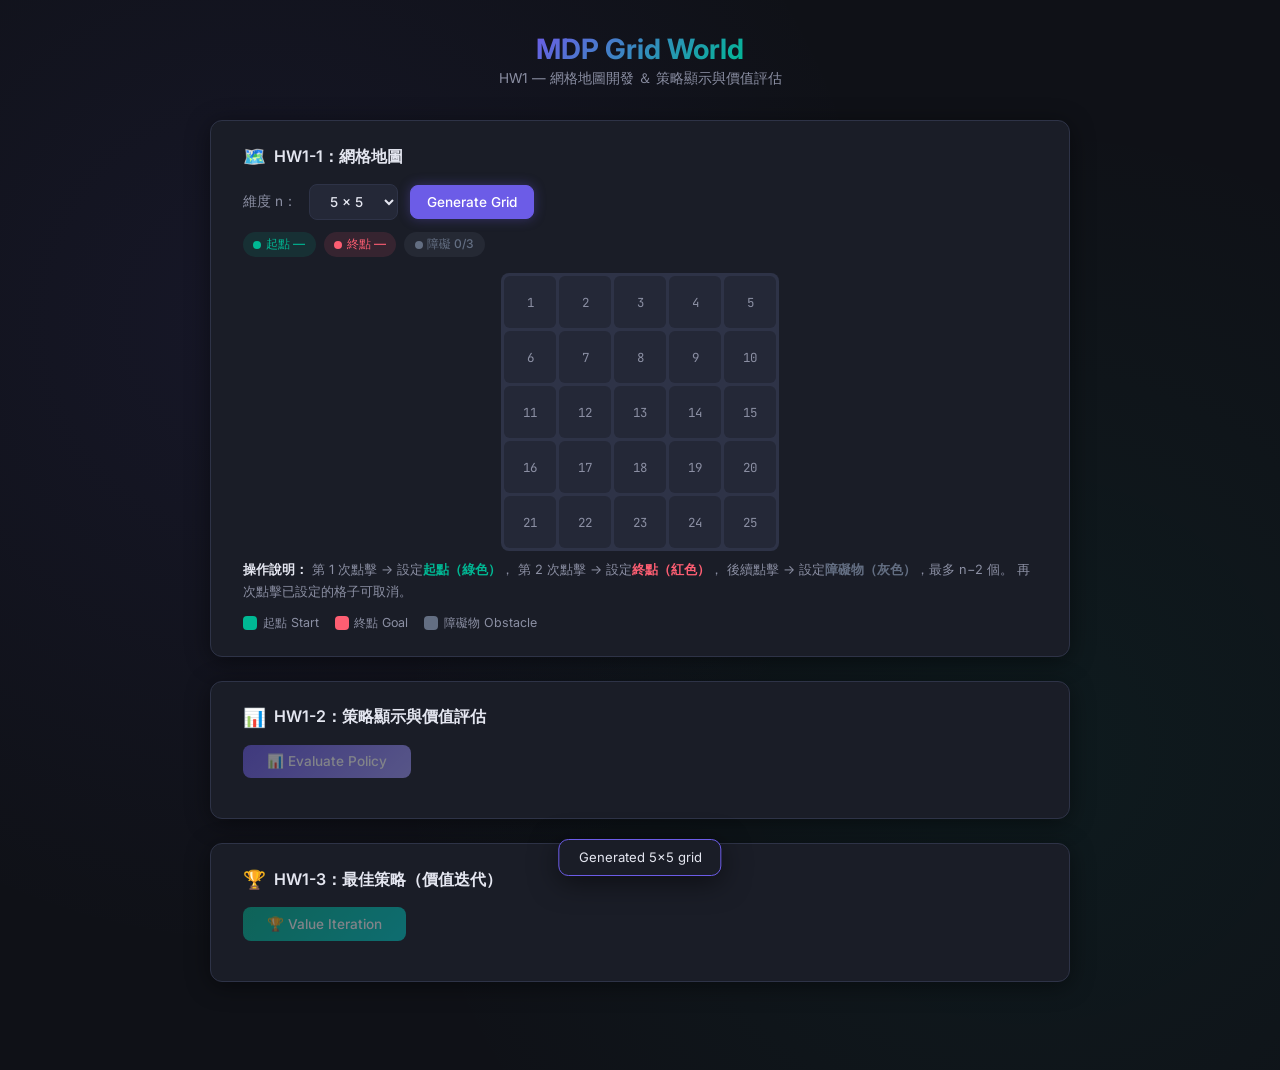
<file: index.html>
<!DOCTYPE html>
<html lang="zh-TW">

<head>
    <meta charset="UTF-8">
    <meta name="viewport" content="width=device-width, initial-scale=1.0">
    <meta name="description" content="MDP Grid World — HW1: 網格地圖開發與策略評估">
    <title>HW1 — MDP Grid World</title>
    <link rel="preconnect" href="https://fonts.googleapis.com">
    <link rel="preconnect" href="https://fonts.gstatic.com" crossorigin>
    <link
        href="https://fonts.googleapis.com/css2?family=Inter:wght@400;500;600;700&family=JetBrains+Mono:wght@400;500&display=swap"
        rel="stylesheet">
    <style>
        /* ══════════════════════════════════════════════════════════════════════════
   HW1 – Grid World  |  Modern Dark Theme (Inline for GitHub Pages)
   ══════════════════════════════════════════════════════════════════════════ */
        *,
        *::before,
        *::after {
            box-sizing: border-box;
            margin: 0;
            padding: 0
        }

        :root {
            --bg: #0f1117;
            --surface: #1a1d27;
            --surface-2: #242837;
            --border: #2e3347;
            --text: #e4e6f0;
            --text-dim: #8b8fa3;
            --accent: #6c5ce7;
            --accent-glow: rgba(108, 92, 231, .35);
            --green: #00b894;
            --green-glow: rgba(0, 184, 148, .30);
            --red: #fd5e72;
            --red-glow: rgba(253, 94, 114, .30);
            --gray: #636e82;
            --gray-glow: rgba(99, 110, 130, .25);
            --radius: 12px;
            --shadow: 0 4px 24px rgba(0, 0, 0, .45);
        }

        html {
            font-size: 16px
        }

        body {
            font-family: 'Inter', system-ui, sans-serif;
            background: var(--bg);
            color: var(--text);
            min-height: 100vh;
            display: flex;
            flex-direction: column;
            align-items: center;
            padding: 2rem 1rem 4rem;
            background-image: radial-gradient(circle at 20% 30%, rgba(108, 92, 231, .08) 0%, transparent 50%),
                radial-gradient(circle at 80% 70%, rgba(0, 184, 148, .06) 0%, transparent 50%)
        }

        h1 {
            font-size: 1.75rem;
            font-weight: 700;
            background: linear-gradient(135deg, var(--accent), var(--green));
            -webkit-background-clip: text;
            -webkit-text-fill-color: transparent;
            margin-bottom: .25rem
        }

        .subtitle {
            color: var(--text-dim);
            font-size: .85rem;
            margin-bottom: 2rem
        }

        /* Card */
        .card {
            background: var(--surface);
            border: 1px solid var(--border);
            border-radius: var(--radius);
            padding: 1.5rem 2rem;
            box-shadow: var(--shadow);
            width: 100%;
            max-width: 860px;
            margin-bottom: 1.5rem;
            transition: border-color .3s
        }

        .card:hover {
            border-color: var(--accent)
        }

        .card-title {
            font-size: 1rem;
            font-weight: 600;
            margin-bottom: 1rem;
            display: flex;
            align-items: center;
            gap: .5rem
        }

        .card-title .icon {
            font-size: 1.15rem
        }

        /* Controls */
        .controls {
            display: flex;
            flex-wrap: wrap;
            align-items: center;
            gap: .75rem
        }

        .controls label {
            font-size: .85rem;
            color: var(--text-dim)
        }

        select,
        button {
            font-family: inherit;
            font-size: .85rem;
            font-weight: 500;
            border: 1px solid var(--border);
            border-radius: 8px;
            background: var(--surface-2);
            color: var(--text);
            padding: .5rem 1rem;
            cursor: pointer;
            transition: all .2s
        }

        select:hover,
        button:hover {
            border-color: var(--accent)
        }

        .btn-primary {
            background: var(--accent);
            border-color: var(--accent);
            color: #fff;
            box-shadow: 0 0 12px var(--accent-glow)
        }

        .btn-primary:hover {
            background: #7c6cf0;
            box-shadow: 0 0 20px var(--accent-glow)
        }

        .btn-primary:active {
            transform: scale(.97)
        }

        .btn-evaluate {
            background: linear-gradient(135deg, var(--accent), #a29bfe);
            border: none;
            color: #fff;
            padding: .55rem 1.5rem;
            box-shadow: 0 0 16px var(--accent-glow)
        }

        .btn-evaluate:disabled {
            opacity: .45;
            cursor: not-allowed;
            box-shadow: none
        }

        /* Status bar */
        .status-bar {
            display: flex;
            flex-wrap: wrap;
            gap: .5rem;
            margin-top: .75rem
        }

        .status-tag {
            font-size: .75rem;
            font-weight: 500;
            padding: .25rem .65rem;
            border-radius: 20px;
            display: flex;
            align-items: center;
            gap: .3rem
        }

        .status-tag .dot {
            width: 8px;
            height: 8px;
            border-radius: 50%;
            display: inline-block
        }

        .tag-start {
            background: rgba(0, 184, 148, .12);
            color: var(--green)
        }

        .tag-start .dot {
            background: var(--green)
        }

        .tag-end {
            background: rgba(253, 94, 114, .12);
            color: var(--red)
        }

        .tag-end .dot {
            background: var(--red)
        }

        .tag-obs {
            background: rgba(99, 110, 130, .15);
            color: var(--gray)
        }

        .tag-obs .dot {
            background: var(--gray)
        }

        /* Grid Map */
        .grid-wrapper {
            display: flex;
            justify-content: center;
            margin-top: 1rem;
            margin-bottom: .5rem
        }

        .grid {
            display: inline-grid;
            gap: 3px;
            background: var(--border);
            padding: 3px;
            border-radius: 8px
        }

        .cell {
            width: 52px;
            height: 52px;
            background: var(--surface-2);
            border-radius: 6px;
            display: flex;
            align-items: center;
            justify-content: center;
            font-family: 'JetBrains Mono', monospace;
            font-size: .78rem;
            color: var(--text-dim);
            cursor: pointer;
            transition: all .15s;
            position: relative;
            user-select: none
        }

        .cell:hover {
            background: #2d3145;
            transform: scale(1.06);
            z-index: 2
        }

        .cell.start {
            background: var(--green);
            color: #fff;
            font-weight: 600;
            box-shadow: 0 0 14px var(--green-glow)
        }

        .cell.end {
            background: var(--red);
            color: #fff;
            font-weight: 600;
            box-shadow: 0 0 14px var(--red-glow)
        }

        .cell.obstacle {
            background: var(--gray);
            color: #d0d0d0;
            font-weight: 500;
            box-shadow: 0 0 10px var(--gray-glow)
        }

        .cell::after {
            content: '';
            position: absolute;
            inset: 0;
            border-radius: 6px;
            background: rgba(255, 255, 255, .15);
            opacity: 0;
            transition: opacity .3s
        }

        .cell:active::after {
            opacity: 1
        }

        /* Instructions */
        .instructions {
            font-size: .8rem;
            color: var(--text-dim);
            line-height: 1.7;
            margin-top: .5rem
        }

        .instructions strong {
            color: var(--text)
        }

        /* Result Matrices */
        .matrices {
            display: flex;
            flex-wrap: wrap;
            gap: 2rem;
            justify-content: center
        }

        .matrix-block {
            text-align: center
        }

        .matrix-label {
            font-size: .85rem;
            font-weight: 600;
            margin-bottom: .5rem;
            color: var(--text-dim);
            text-transform: uppercase;
            letter-spacing: .06em
        }

        .matrix-grid {
            display: inline-grid;
            gap: 2px;
            background: var(--border);
            padding: 2px;
            border-radius: 8px
        }

        .m-cell {
            width: 54px;
            height: 54px;
            background: var(--surface-2);
            border-radius: 5px;
            display: flex;
            align-items: center;
            justify-content: center;
            font-family: 'JetBrains Mono', monospace;
            font-size: .72rem;
            color: var(--text);
            position: relative;
            transition: background .2s
        }

        .m-cell.start {
            background: rgba(0, 184, 148, .18)
        }

        .m-cell.end {
            background: rgba(253, 94, 114, .18)
        }

        .m-cell.obstacle {
            background: rgba(99, 110, 130, .25);
            color: var(--text-dim)
        }

        .m-cell .arrow {
            font-size: 1.3rem;
            line-height: 1
        }

        .m-cell.on-path {
            background: rgba(0, 184, 148, .35);
            box-shadow: inset 0 0 12px rgba(0, 184, 148, .25)
        }

        .m-cell.on-path .arrow {
            color: #fff;
            font-weight: bold
        }

        .btn-vi {
            background: linear-gradient(135deg, #00b894, #00cec9);
            border: none;
            color: #fff;
            padding: .55rem 1.5rem;
            box-shadow: 0 0 16px var(--green-glow)
        }

        .btn-vi:disabled {
            opacity: .45;
            cursor: not-allowed;
            box-shadow: none
        }

        /* Legend */
        .legend {
            display: flex;
            gap: 1rem;
            flex-wrap: wrap;
            margin-top: .75rem;
            font-size: .78rem;
            color: var(--text-dim)
        }

        .legend-item {
            display: flex;
            align-items: center;
            gap: .35rem
        }

        .legend-swatch {
            width: 14px;
            height: 14px;
            border-radius: 4px
        }

        /* Toast */
        .toast {
            position: fixed;
            bottom: 1.5rem;
            left: 50%;
            transform: translateX(-50%);
            background: var(--surface);
            border: 1px solid var(--accent);
            padding: .6rem 1.2rem;
            border-radius: 10px;
            font-size: .82rem;
            color: var(--text);
            box-shadow: 0 6px 28px rgba(0, 0, 0, .5);
            opacity: 0;
            pointer-events: none;
            transition: opacity .35s, transform .35s
        }

        .toast.show {
            opacity: 1;
            pointer-events: auto;
            transform: translateX(-50%) translateY(0)
        }

        @media(max-width:600px) {
            .cell {
                width: 42px;
                height: 42px;
                font-size: .7rem
            }

            .m-cell {
                width: 44px;
                height: 44px;
                font-size: .65rem
            }

            .card {
                padding: 1rem 1.15rem
            }
        }
    </style>
</head>

<body>

    <h1>MDP Grid World</h1>
    <p class="subtitle">HW1 — 網格地圖開發 ＆ 策略顯示與價值評估</p>

    <!-- ─── Card 1: Grid Map (HW1-1) ─────────────────────────────────── -->
    <div class="card">
        <div class="card-title"><span class="icon">🗺️</span> HW1-1：網格地圖</div>

        <div class="controls">
            <label for="grid-size">維度 n：</label>
            <select id="grid-size">
                <option value="5" selected>5 × 5</option>
                <option value="6">6 × 6</option>
                <option value="7">7 × 7</option>
                <option value="8">8 × 8</option>
                <option value="9">9 × 9</option>
            </select>
            <button id="btn-generate" class="btn-primary">Generate Grid</button>
        </div>

        <div class="status-bar" id="status-bar"></div>

        <div class="grid-wrapper">
            <div class="grid" id="grid"></div>
        </div>

        <div class="instructions">
            <strong>操作說明：</strong>
            第 1 次點擊 → 設定<strong style="color:var(--green)">起點（綠色）</strong>，
            第 2 次點擊 → 設定<strong style="color:var(--red)">終點（紅色）</strong>，
            後續點擊 → 設定<strong style="color:var(--gray)">障礙物（灰色）</strong>，最多 n−2 個。
            再次點擊已設定的格子可取消。
        </div>

        <div class="legend">
            <span class="legend-item"><span class="legend-swatch" style="background:var(--green)"></span>起點 Start</span>
            <span class="legend-item"><span class="legend-swatch" style="background:var(--red)"></span>終點 Goal</span>
            <span class="legend-item"><span class="legend-swatch" style="background:var(--gray)"></span>障礙物
                Obstacle</span>
        </div>
    </div>

    <!-- ─── Card 2: Policy Evaluation (HW1-2) ────────────────────────── -->
    <div class="card">
        <div class="card-title"><span class="icon">📊</span> HW1-2：策略顯示與價值評估</div>

        <div class="controls">
            <button id="btn-evaluate" class="btn-evaluate" disabled>📊 Evaluate Policy</button>
        </div>

        <div id="result-area" style="margin-top:1rem;"></div>
    </div>

    <!-- ─── Card 3: Value Iteration (HW1-3) ────────────────────────── -->
    <div class="card">
        <div class="card-title"><span class="icon">🏆</span> HW1-3：最佳策略（價值迭代）</div>

        <div class="controls">
            <button id="btn-vi" class="btn-vi" disabled>🏆 Value Iteration</button>
        </div>

        <div id="vi-result-area" style="margin-top:1rem;"></div>
    </div>

    <!-- Toast -->
    <div class="toast" id="toast"></div>

    <script>
        /* ══════════════════════════════════════════════════════════════════════════
           HW1 – Grid World  |  Client-Side Logic (with Policy Evaluation in JS)
           ══════════════════════════════════════════════════════════════════════════ */

        // ── State ────────────────────────────────────────────────────────────────
        let gridSize = 5;
        let startCell = null;
        let endCell = null;
        let obstacles = [];
        let maxObstacles = 3;

        // ── Constants ────────────────────────────────────────────────────────────
        const ACTIONS = { up: [-1, 0], down: [1, 0], left: [0, -1], right: [0, 1] };
        const ACTION_NAMES = ['up', 'down', 'left', 'right'];
        const ARROW_MAP = { up: '↑', down: '↓', left: '←', right: '→' };
        const GAMMA = 0.9;
        const THETA = 1e-6;
        const REWARD_GOAL = 1.0;
        const REWARD_OBSTACLE = -1.0;
        const REWARD_STEP = -0.04;

        // ── DOM refs ─────────────────────────────────────────────────────────────
        const sizeSelect = document.getElementById('grid-size');
        const genBtn = document.getElementById('btn-generate');
        const evalBtn = document.getElementById('btn-evaluate');
        const viBtn = document.getElementById('btn-vi');
        const gridEl = document.getElementById('grid');
        const statusBar = document.getElementById('status-bar');
        const resultArea = document.getElementById('result-area');
        const viResultArea = document.getElementById('vi-result-area');
        const toastEl = document.getElementById('toast');

        // ── Helpers ──────────────────────────────────────────────────────────────
        function toast(msg) {
            toastEl.textContent = msg;
            toastEl.classList.add('show');
            setTimeout(() => toastEl.classList.remove('show'), 2200);
        }

        // ── Generate Grid ────────────────────────────────────────────────────────
        function generateGrid() {
            gridSize = parseInt(sizeSelect.value);
            maxObstacles = gridSize - 2;
            startCell = null; endCell = null; obstacles = [];
            resultArea.innerHTML = '';
            viResultArea.innerHTML = '';
            gridEl.style.gridTemplateColumns = `repeat(${gridSize}, 1fr)`;
            gridEl.innerHTML = '';

            for (let r = 0; r < gridSize; r++) {
                for (let c = 0; c < gridSize; c++) {
                    const cell = document.createElement('div');
                    cell.className = 'cell';
                    cell.dataset.r = r; cell.dataset.c = c;
                    cell.textContent = r * gridSize + c + 1;
                    cell.addEventListener('click', () => onCellClick(r, c, cell));
                    gridEl.appendChild(cell);
                }
            }
            updateStatus();
            evalBtn.disabled = true;
            viBtn.disabled = true;
            toast(`Generated ${gridSize}×${gridSize} grid`);
        }

        // ── Cell Click ───────────────────────────────────────────────────────────
        function onCellClick(r, c, el) {
            if (startCell && startCell.r === r && startCell.c === c) {
                startCell = null; el.classList.remove('start'); updateStatus(); return;
            }
            if (endCell && endCell.r === r && endCell.c === c) {
                endCell = null; el.classList.remove('end'); updateStatus(); return;
            }
            const obsIdx = obstacles.findIndex(o => o.r === r && o.c === c);
            if (obsIdx !== -1) {
                obstacles.splice(obsIdx, 1); el.classList.remove('obstacle'); updateStatus(); return;
            }
            if (!startCell) {
                startCell = { r, c }; el.classList.add('start'); toast('起點已設定 ✓');
            } else if (!endCell) {
                endCell = { r, c }; el.classList.add('end'); toast('終點已設定 ✓');
            } else if (obstacles.length < maxObstacles) {
                obstacles.push({ r, c }); el.classList.add('obstacle');
                toast(`障礙物 ${obstacles.length}/${maxObstacles}`);
            } else {
                toast(`障礙物已達上限 (${maxObstacles})`); return;
            }
            updateStatus();
        }

        function updateStatus() {
            statusBar.innerHTML =
                `<span class="status-tag tag-start"><span class="dot"></span>起點 ${startCell ? '✓' : '—'}</span>` +
                `<span class="status-tag tag-end"><span class="dot"></span>終點 ${endCell ? '✓' : '—'}</span>` +
                `<span class="status-tag tag-obs"><span class="dot"></span>障礙 ${obstacles.length}/${maxObstacles}</span>`;
            evalBtn.disabled = !(startCell && endCell);
            viBtn.disabled = !(startCell && endCell);
        }

        // ── Policy Evaluation (client-side) ──────────────────────────────────────
        function evaluatePolicy() {
            if (!startCell || !endCell) { toast('請先設定起點和終點'); return; }

            const n = gridSize;
            const obsSet = new Set(obstacles.map(o => `${o.r},${o.c}`));
            const endKey = `${endCell.r},${endCell.c}`;

            // Random policy
            const policy = [];
            for (let r = 0; r < n; r++) {
                const row = [];
                for (let c = 0; c < n; c++) {
                    const k = `${r},${c}`;
                    if (k === endKey || obsSet.has(k)) { row.push(null); }
                    else { row.push(ACTION_NAMES[Math.floor(Math.random() * 4)]); }
                }
                policy.push(row);
            }

            // Value function
            const V = Array.from({ length: n }, () => new Float64Array(n));

            for (let iter = 0; iter < 10000; iter++) {
                let delta = 0;
                for (let r = 0; r < n; r++) {
                    for (let c = 0; c < n; c++) {
                        const k = `${r},${c}`;
                        if (k === endKey || obsSet.has(k)) continue;

                        const action = policy[r][c];
                        const [dr, dc] = ACTIONS[action];
                        let nr = r + dr, nc = c + dc;

                        // Boundary check
                        if (nr < 0 || nr >= n || nc < 0 || nc >= n) { nr = r; nc = c; }
                        // Obstacle check
                        if (obsSet.has(`${nr},${nc}`)) { nr = r; nc = c; }

                        let reward;
                        const nk = `${nr},${nc}`;
                        if (nk === endKey) reward = REWARD_GOAL;
                        else if (obsSet.has(nk)) reward = REWARD_OBSTACLE;
                        else reward = REWARD_STEP;

                        const newV = reward + GAMMA * V[nr][nc];
                        delta = Math.max(delta, Math.abs(newV - V[r][c]));
                        V[r][c] = newV;
                    }
                }
                if (delta < THETA) break;
            }

            renderResults(policy, V);
            toast('策略評估完成 ✓');
        }

        // ── Render ────────────────────────────────────────────────────────────────
        function renderResults(policy, V) {
            const n = gridSize;
            resultArea.innerHTML = `
    <div class="matrices">
      <div class="matrix-block">
        <div class="matrix-label">Value Matrix — V(s)</div>
        <div class="matrix-grid" id="value-matrix" style="grid-template-columns:repeat(${n},1fr)"></div>
      </div>
      <div class="matrix-block">
        <div class="matrix-label">Policy Matrix — π(s)</div>
        <div class="matrix-grid" id="policy-matrix" style="grid-template-columns:repeat(${n},1fr)"></div>
      </div>
    </div>`;

            const vM = document.getElementById('value-matrix');
            const pM = document.getElementById('policy-matrix');

            for (let r = 0; r < n; r++) {
                for (let c = 0; c < n; c++) {
                    const cls = cellTypeClass(r, c);

                    const vCell = document.createElement('div');
                    vCell.className = 'm-cell' + cls;
                    vCell.textContent = isObs(r, c) ? '▪' : isGoal(r, c) ? '★' : V[r][c].toFixed(2);
                    vM.appendChild(vCell);

                    const pCell = document.createElement('div');
                    pCell.className = 'm-cell' + cls;
                    const act = policy[r][c];
                    if (isObs(r, c)) pCell.innerHTML = '<span class="arrow">▪</span>';
                    else if (isGoal(r, c)) pCell.innerHTML = '<span class="arrow">★</span>';
                    else if (act && ARROW_MAP[act]) pCell.innerHTML = `<span class="arrow">${ARROW_MAP[act]}</span>`;
                    else pCell.textContent = '·';
                    pM.appendChild(pCell);
                }
            }
        }

        function cellTypeClass(r, c) {
            if (startCell && startCell.r === r && startCell.c === c) return ' start';
            if (endCell && endCell.r === r && endCell.c === c) return ' end';
            if (obstacles.some(o => o.r === r && o.c === c)) return ' obstacle';
            return '';
        }
        function isGoal(r, c) { return endCell && endCell.r === r && endCell.c === c; }
        function isObs(r, c) { return obstacles.some(o => o.r === r && o.c === c); }

        // ── Value Iteration (HW1-3) ─────────────────────────────────────────────
        function valueIteration() {
            if (!startCell || !endCell) { toast('請先設定起點和終點'); return; }

            const n = gridSize;
            const obsSet = new Set(obstacles.map(o => `${o.r},${o.c}`));
            const endKey = `${endCell.r},${endCell.c}`;

            // Value function
            const V = Array.from({ length: n }, () => new Float64Array(n));

            // Value Iteration
            for (let iter = 0; iter < 10000; iter++) {
                let delta = 0;
                for (let r = 0; r < n; r++) {
                    for (let c = 0; c < n; c++) {
                        const k = `${r},${c}`;
                        if (k === endKey || obsSet.has(k)) continue;

                        let bestVal = -Infinity;
                        for (const aName of ACTION_NAMES) {
                            const [dr, dc] = ACTIONS[aName];
                            let nr = r + dr, nc = c + dc;
                            if (nr < 0 || nr >= n || nc < 0 || nc >= n) { nr = r; nc = c; }
                            if (obsSet.has(`${nr},${nc}`)) { nr = r; nc = c; }

                            let reward;
                            if (`${nr},${nc}` === endKey) reward = REWARD_GOAL;
                            else reward = REWARD_STEP;

                            const val = reward + GAMMA * V[nr][nc];
                            if (val > bestVal) bestVal = val;
                        }
                        delta = Math.max(delta, Math.abs(bestVal - V[r][c]));
                        V[r][c] = bestVal;
                    }
                }
                if (delta < THETA) break;
            }

            // Extract optimal policy from V*
            const optPolicy = [];
            for (let r = 0; r < n; r++) {
                const row = [];
                for (let c = 0; c < n; c++) {
                    const k = `${r},${c}`;
                    if (k === endKey || obsSet.has(k)) { row.push(null); continue; }

                    let bestAct = null, bestVal = -Infinity;
                    for (const aName of ACTION_NAMES) {
                        const [dr, dc] = ACTIONS[aName];
                        let nr = r + dr, nc = c + dc;
                        if (nr < 0 || nr >= n || nc < 0 || nc >= n) { nr = r; nc = c; }
                        if (obsSet.has(`${nr},${nc}`)) { nr = r; nc = c; }

                        let reward;
                        if (`${nr},${nc}` === endKey) reward = REWARD_GOAL;
                        else reward = REWARD_STEP;

                        const val = reward + GAMMA * V[nr][nc];
                        if (val > bestVal) { bestVal = val; bestAct = aName; }
                    }
                    row.push(bestAct);
                }
                optPolicy.push(row);
            }

            // Trace optimal path from start to end
            const pathSet = new Set();
            let cr = startCell.r, cc = startCell.c;
            const maxSteps = n * n;
            for (let step = 0; step < maxSteps; step++) {
                const pk = `${cr},${cc}`;
                pathSet.add(pk);
                if (pk === endKey) break;
                const act = optPolicy[cr][cc];
                if (!act) break;
                const [dr, dc] = ACTIONS[act];
                let nr = cr + dr, nc = cc + dc;
                if (nr < 0 || nr >= n || nc < 0 || nc >= n) break;
                if (obsSet.has(`${nr},${nc}`)) break;
                if (pathSet.has(`${nr},${nc}`)) break; // avoid loops
                cr = nr; cc = nc;
            }

            renderVIResults(optPolicy, V, pathSet);
            toast('價值迭代完成 — 最佳策略已推導 ✓');
        }

        function renderVIResults(policy, V, pathSet) {
            const n = gridSize;

            // Find min/max V for heatmap coloring
            let vMin = Infinity, vMax = -Infinity;
            for (let r = 0; r < n; r++) {
                for (let c = 0; c < n; c++) {
                    const k = `${r},${c}`;
                    if (isObs(r, c)) continue;
                    if (V[r][c] < vMin) vMin = V[r][c];
                    if (V[r][c] > vMax) vMax = V[r][c];
                }
            }
            const vRange = vMax - vMin || 1;

            viResultArea.innerHTML = `
    <div class="matrices">
      <div class="matrix-block">
        <div class="matrix-label">Optimal Value — V*(s)</div>
        <div class="matrix-grid" id="vi-value-matrix" style="grid-template-columns:repeat(${n},1fr)"></div>
      </div>
      <div class="matrix-block">
        <div class="matrix-label">Optimal Policy — π*(s)</div>
        <div class="matrix-grid" id="vi-policy-matrix" style="grid-template-columns:repeat(${n},1fr)"></div>
      </div>
    </div>`;

            const vM = document.getElementById('vi-value-matrix');
            const pM = document.getElementById('vi-policy-matrix');

            for (let r = 0; r < n; r++) {
                for (let c = 0; c < n; c++) {
                    const k = `${r},${c}`;
                    const isOnPath = pathSet.has(k);

                    // Value cell with heatmap
                    const vCell = document.createElement('div');
                    let cls = cellTypeClass(r, c);
                    if (isOnPath && !isObs(r, c)) cls += ' on-path';
                    vCell.className = 'm-cell' + cls;

                    if (isObs(r, c)) {
                        vCell.textContent = '▪';
                    } else if (isGoal(r, c)) {
                        vCell.textContent = '0.00';
                    } else {
                        vCell.textContent = V[r][c].toFixed(2);
                        // Heatmap: blend from blue (low) to warm (high)
                        const t = (V[r][c] - vMin) / vRange;
                        if (!isOnPath) {
                            const h = 220 - t * 180; // 220 (blue) → 40 (warm)
                            vCell.style.background = `hsla(${h}, 55%, 45%, ${0.15 + t * 0.35})`;
                        }
                    }
                    vM.appendChild(vCell);

                    // Policy cell
                    const pCell = document.createElement('div');
                    let pCls = cellTypeClass(r, c);
                    if (isOnPath && !isObs(r, c)) pCls += ' on-path';
                    pCell.className = 'm-cell' + pCls;

                    const act = policy[r][c];
                    if (isObs(r, c)) pCell.innerHTML = '<span class="arrow">▪</span>';
                    else if (isGoal(r, c)) pCell.innerHTML = '<span class="arrow">★</span>';
                    else if (act && ARROW_MAP[act]) pCell.innerHTML = `<span class="arrow">${ARROW_MAP[act]}</span>`;
                    else pCell.textContent = '·';
                    pM.appendChild(pCell);
                }
            }
        }

        // ── Bindings ─────────────────────────────────────────────────────────────
        genBtn.addEventListener('click', generateGrid);
        evalBtn.addEventListener('click', evaluatePolicy);
        viBtn.addEventListener('click', valueIteration);
        window.addEventListener('DOMContentLoaded', generateGrid);
    </script>
</body>

</html>
</file>
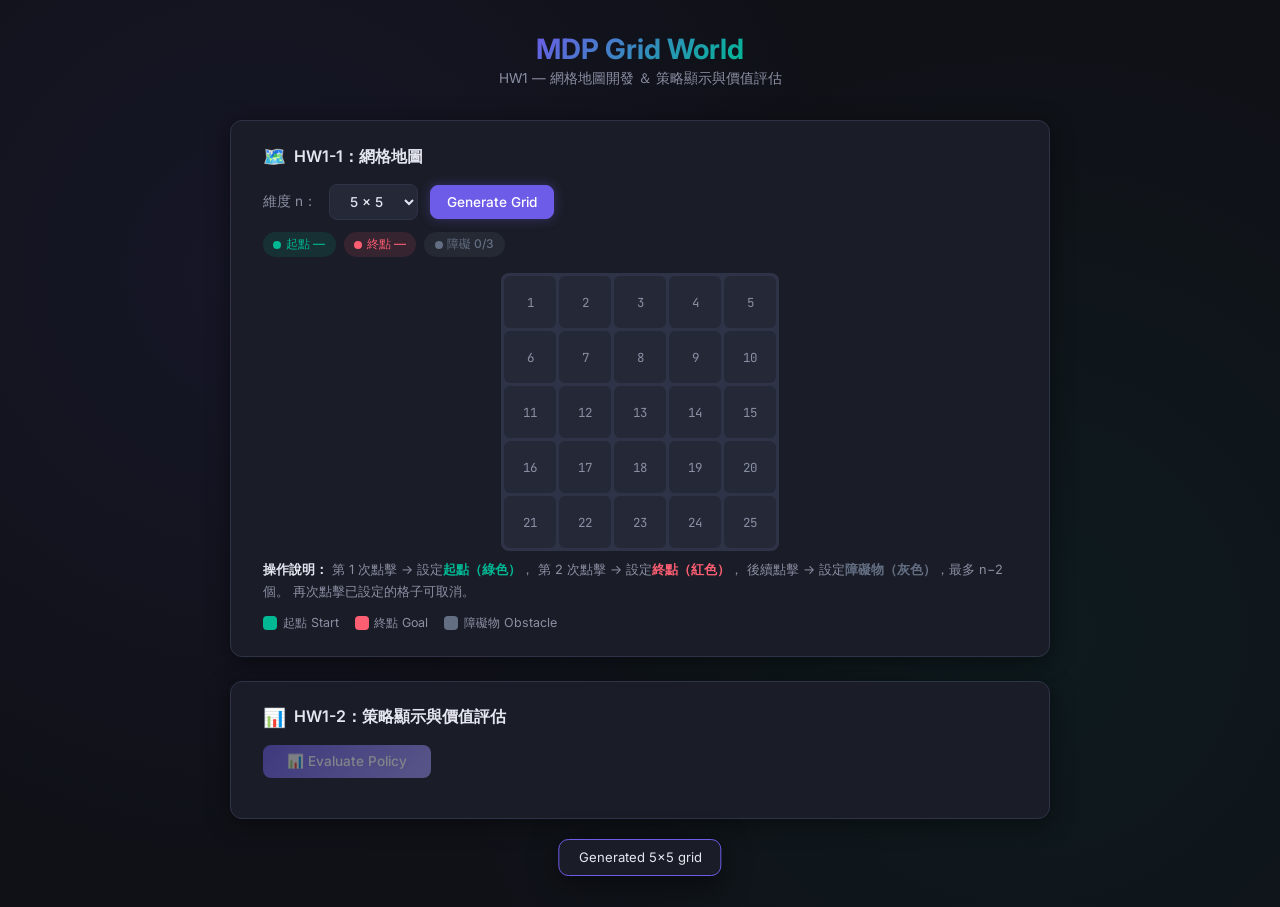
<file: templates/index.html>
<!DOCTYPE html>
<html lang="zh-TW">
<head>
  <meta charset="UTF-8">
  <meta name="viewport" content="width=device-width, initial-scale=1.0">
  <meta name="description" content="MDP Grid World — HW1: 網格地圖開發與策略評估">
  <title>HW1 — MDP Grid World</title>
  <link rel="stylesheet" href="/static/style.css">
</head>
<body>

  <h1>MDP Grid World</h1>
  <p class="subtitle">HW1 — 網格地圖開發 ＆ 策略顯示與價值評估</p>

  <!-- ─── Card 1: Grid Map (HW1-1) ─────────────────────────────────── -->
  <div class="card">
    <div class="card-title"><span class="icon">🗺️</span> HW1-1：網格地圖</div>

    <div class="controls">
      <label for="grid-size">維度 n：</label>
      <select id="grid-size">
        <option value="5" selected>5 × 5</option>
        <option value="6">6 × 6</option>
        <option value="7">7 × 7</option>
        <option value="8">8 × 8</option>
        <option value="9">9 × 9</option>
      </select>
      <button id="btn-generate" class="btn-primary">Generate Grid</button>
    </div>

    <div class="status-bar" id="status-bar"></div>

    <div class="grid-wrapper">
      <div class="grid" id="grid"></div>
    </div>

    <div class="instructions">
      <strong>操作說明：</strong>
      第 1 次點擊 → 設定<strong style="color:var(--green)">起點（綠色）</strong>，
      第 2 次點擊 → 設定<strong style="color:var(--red)">終點（紅色）</strong>，
      後續點擊 → 設定<strong style="color:var(--gray)">障礙物（灰色）</strong>，最多 n−2 個。
      再次點擊已設定的格子可取消。
    </div>

    <div class="legend">
      <span class="legend-item"><span class="legend-swatch" style="background:var(--green)"></span>起點 Start</span>
      <span class="legend-item"><span class="legend-swatch" style="background:var(--red)"></span>終點 Goal</span>
      <span class="legend-item"><span class="legend-swatch" style="background:var(--gray)"></span>障礙物 Obstacle</span>
    </div>
  </div>

  <!-- ─── Card 2: Policy Evaluation (HW1-2) ────────────────────────── -->
  <div class="card">
    <div class="card-title"><span class="icon">📊</span> HW1-2：策略顯示與價值評估</div>

    <div class="controls">
      <button id="btn-evaluate" class="btn-evaluate" disabled>📊 Evaluate Policy</button>
    </div>

    <div id="result-area" style="margin-top:1rem;"></div>
  </div>

  <!-- Toast -->
  <div class="toast" id="toast"></div>

  <script src="/static/script.js"></script>
</body>
</html>
</file>
<file: static/style.css>
/* ══════════════════════════════════════════════════════════════════════════
   HW1 – Grid World  |  Modern Dark Theme
   ══════════════════════════════════════════════════════════════════════════ */

/* ── Base Reset & Typography ──────────────────────────────────────────── */
@import url('https://fonts.googleapis.com/css2?family=Inter:wght@400;500;600;700&family=JetBrains+Mono:wght@400;500&display=swap');

*,*::before,*::after { box-sizing: border-box; margin: 0; padding: 0; }

:root {
  --bg:        #0f1117;
  --surface:   #1a1d27;
  --surface-2: #242837;
  --border:    #2e3347;
  --text:      #e4e6f0;
  --text-dim:  #8b8fa3;
  --accent:    #6c5ce7;
  --accent-glow: rgba(108,92,231,.35);
  --green:     #00b894;
  --green-glow:rgba(0,184,148,.30);
  --red:       #fd5e72;
  --red-glow:  rgba(253,94,114,.30);
  --gray:      #636e82;
  --gray-glow: rgba(99,110,130,.25);
  --radius:    12px;
  --shadow:    0 4px 24px rgba(0,0,0,.45);
}

html { font-size: 16px; }
body {
  font-family: 'Inter', system-ui, sans-serif;
  background: var(--bg);
  color: var(--text);
  min-height: 100vh;
  display: flex; flex-direction: column; align-items: center;
  padding: 2rem 1rem 4rem;
  background-image:
    radial-gradient(circle at 20% 30%, rgba(108,92,231,.08) 0%, transparent 50%),
    radial-gradient(circle at 80% 70%, rgba(0,184,148,.06) 0%, transparent 50%);
}

h1 {
  font-size: 1.75rem; font-weight: 700;
  background: linear-gradient(135deg, var(--accent), var(--green));
  -webkit-background-clip: text; -webkit-text-fill-color: transparent;
  margin-bottom: .25rem;
}
.subtitle { color: var(--text-dim); font-size: .85rem; margin-bottom: 2rem; }

/* ── Card Container ───────────────────────────────────────────────────── */
.card {
  background: var(--surface);
  border: 1px solid var(--border);
  border-radius: var(--radius);
  padding: 1.5rem 2rem;
  box-shadow: var(--shadow);
  width: 100%; max-width: 820px;
  margin-bottom: 1.5rem;
  transition: border-color .3s;
}
.card:hover { border-color: var(--accent); }

.card-title {
  font-size: 1rem; font-weight: 600; margin-bottom: 1rem;
  display: flex; align-items: center; gap: .5rem;
}
.card-title .icon { font-size: 1.15rem; }

/* ── Controls ─────────────────────────────────────────────────────────── */
.controls {
  display: flex; flex-wrap: wrap; align-items: center; gap: .75rem;
}
.controls label { font-size: .85rem; color: var(--text-dim); }

select, button {
  font-family: inherit; font-size: .85rem; font-weight: 500;
  border: 1px solid var(--border); border-radius: 8px;
  background: var(--surface-2); color: var(--text);
  padding: .5rem 1rem; cursor: pointer;
  transition: all .2s;
}
select:hover, button:hover { border-color: var(--accent); }

.btn-primary {
  background: var(--accent); border-color: var(--accent); color: #fff;
  box-shadow: 0 0 12px var(--accent-glow);
}
.btn-primary:hover {
  background: #7c6cf0;
  box-shadow: 0 0 20px var(--accent-glow);
}
.btn-primary:active { transform: scale(.97); }

.btn-evaluate {
  background: linear-gradient(135deg, var(--accent), #a29bfe);
  border: none; color: #fff;
  padding: .55rem 1.5rem;
  box-shadow: 0 0 16px var(--accent-glow);
}
.btn-evaluate:disabled {
  opacity: .45; cursor: not-allowed;
  box-shadow: none;
}

/* ── Status bar ───────────────────────────────────────────────────────── */
.status-bar {
  display: flex; flex-wrap: wrap; gap: .5rem;
  margin-top: .75rem;
}
.status-tag {
  font-size: .75rem; font-weight: 500;
  padding: .25rem .65rem; border-radius: 20px;
  display: flex; align-items: center; gap: .3rem;
}
.status-tag .dot {
  width: 8px; height: 8px; border-radius: 50%;
  display: inline-block;
}
.tag-start  { background: rgba(0,184,148,.12); color: var(--green); }
.tag-start  .dot { background: var(--green); }
.tag-end    { background: rgba(253,94,114,.12); color: var(--red); }
.tag-end    .dot { background: var(--red); }
.tag-obs    { background: rgba(99,110,130,.15); color: var(--gray); }
.tag-obs    .dot { background: var(--gray); }

/* ── Grid Map ─────────────────────────────────────────────────────────── */
.grid-wrapper {
  display: flex; justify-content: center;
  margin-top: 1rem; margin-bottom: .5rem;
}
.grid {
  display: inline-grid; gap: 3px;
  background: var(--border); padding: 3px; border-radius: 8px;
}
.cell {
  width: 52px; height: 52px;
  background: var(--surface-2);
  border-radius: 6px;
  display: flex; align-items: center; justify-content: center;
  font-family: 'JetBrains Mono', monospace;
  font-size: .78rem; color: var(--text-dim);
  cursor: pointer;
  transition: all .15s;
  position: relative;
  user-select: none;
}
.cell:hover {
  background: #2d3145;
  transform: scale(1.06);
  z-index: 2;
}

.cell.start {
  background: var(--green);
  color: #fff; font-weight: 600;
  box-shadow: 0 0 14px var(--green-glow);
}
.cell.end {
  background: var(--red);
  color: #fff; font-weight: 600;
  box-shadow: 0 0 14px var(--red-glow);
}
.cell.obstacle {
  background: var(--gray);
  color: #d0d0d0; font-weight: 500;
  box-shadow: 0 0 10px var(--gray-glow);
}

/* click ripple */
.cell::after {
  content: ''; position: absolute; inset: 0;
  border-radius: 6px;
  background: rgba(255,255,255,.15);
  opacity: 0; transition: opacity .3s;
}
.cell:active::after { opacity: 1; }

/* ── Instructions ─────────────────────────────────────────────────────── */
.instructions {
  font-size: .8rem; color: var(--text-dim);
  line-height: 1.7; margin-top: .5rem;
}
.instructions strong { color: var(--text); }

/* ── Result Matrices ──────────────────────────────────────────────────── */
.matrices {
  display: flex; flex-wrap: wrap; gap: 2rem;
  justify-content: center;
}
.matrix-block { text-align: center; }
.matrix-label {
  font-size: .85rem; font-weight: 600; margin-bottom: .5rem;
  color: var(--text-dim);
  text-transform: uppercase; letter-spacing: .06em;
}

.matrix-grid {
  display: inline-grid; gap: 2px;
  background: var(--border); padding: 2px; border-radius: 8px;
}
.m-cell {
  width: 54px; height: 54px;
  background: var(--surface-2);
  border-radius: 5px;
  display: flex; align-items: center; justify-content: center;
  font-family: 'JetBrains Mono', monospace;
  font-size: .72rem; color: var(--text);
  position: relative;
  transition: background .2s;
}
.m-cell.start  { background: rgba(0,184,148,.18); }
.m-cell.end    { background: rgba(253,94,114,.18); }
.m-cell.obstacle { background: rgba(99,110,130,.25); color: var(--text-dim); }

.m-cell .arrow {
  font-size: 1.3rem; line-height: 1;
}

/* ── Responsive tweaks ────────────────────────────────────────────────── */
@media (max-width: 600px) {
  .cell   { width: 42px; height: 42px; font-size: .7rem; }
  .m-cell { width: 44px; height: 44px; font-size: .65rem; }
  .card   { padding: 1rem 1.15rem; }
}

/* ── Toast / notification ─────────────────────────────────────────────── */
.toast {
  position: fixed; bottom: 1.5rem; left: 50%; transform: translateX(-50%);
  background: var(--surface); border: 1px solid var(--accent);
  padding: .6rem 1.2rem; border-radius: 10px;
  font-size: .82rem; color: var(--text);
  box-shadow: 0 6px 28px rgba(0,0,0,.5);
  opacity: 0; pointer-events: none;
  transition: opacity .35s, transform .35s;
}
.toast.show { opacity: 1; pointer-events: auto; transform: translateX(-50%) translateY(0); }

/* ── Legend ────────────────────────────────────────────────────────────── */
.legend {
  display: flex; gap: 1rem; flex-wrap: wrap;
  margin-top: .75rem; font-size: .78rem; color: var(--text-dim);
}
.legend-item { display: flex; align-items: center; gap: .35rem; }
.legend-swatch {
  width: 14px; height: 14px; border-radius: 4px;
}
</file>
